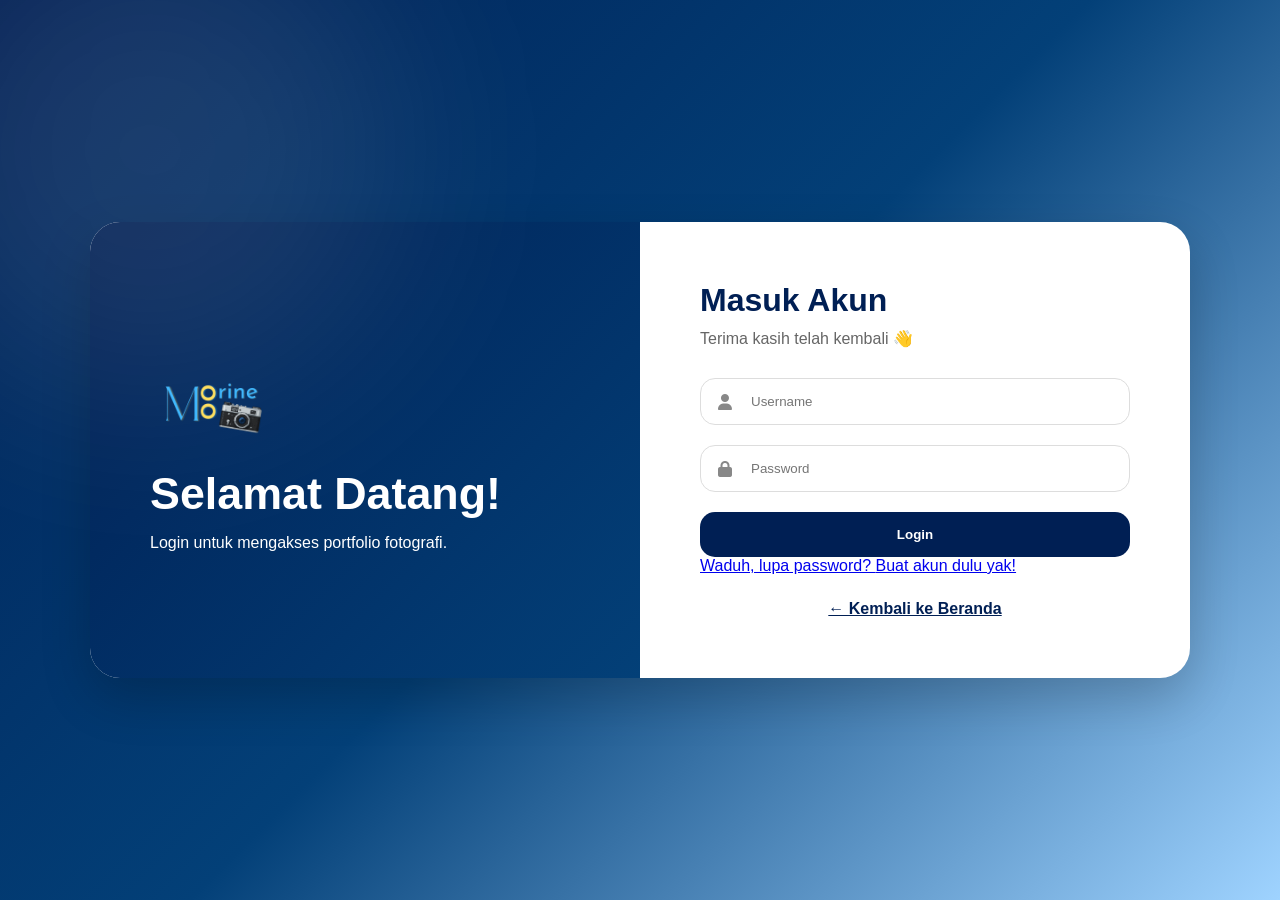
<file: login/index.html>
<!DOCTYPE html>
<html lang="id">

<head>

<meta charset="UTF-8">
<meta name="viewport" content="width=device-width, initial-scale=1.0">

<title>Login | Moorine Photography</title>

<link rel="stylesheet" href="login.css">

<link rel="stylesheet"
href="https://cdnjs.cloudflare.com/ajax/libs/font-awesome/6.5.1/css/all.min.css">

</head>

<body>

<div class="background-blur"></div>

<div class="login-container">

    <div class="login-left">

        <img src="../assets/M_20260606_023817_0000.png" alt="login-left">

        <h1>Selamat Datang!</h1>

        <p>
            Login untuk mengakses portfolio fotografi.
        </p>

    </div>

    <div class="login-right">

        <div class="login-card">

            <h2>Masuk Akun</h2>

            <p class="subtitle">
                Terima kasih telah kembali 👋
            </p>

            <div id="alertBox"></div>

            <form id="loginForm">

                <div class="input-group">

                    <i class="fas fa-user"></i>

                    <input
                    type="text"
                    id="username"
                    placeholder="Username"
                    required>

                </div>

                <div class="input-group">

                    <i class="fas fa-lock"></i>

                    <input
                    type="password"
                    id="password"
                    placeholder="Password"
                    required>

                </div>

                <button
                type="submit"
                class="login-submit">

                    Login

                </button>

            </form>

            <div class="extra-links">

                <a href="forgot.html">
                    Waduh, lupa password?
                </a>

                <a href="register.html">
                    Buat akun dulu yak!
                </a>

            </div>

            <a href="../index.html"
            class="back-home">

                ← Kembali ke Beranda

            </a>

        </div>

    </div>

</div>

<script src="js/login.js"></script>

</body>
</html>
</file>
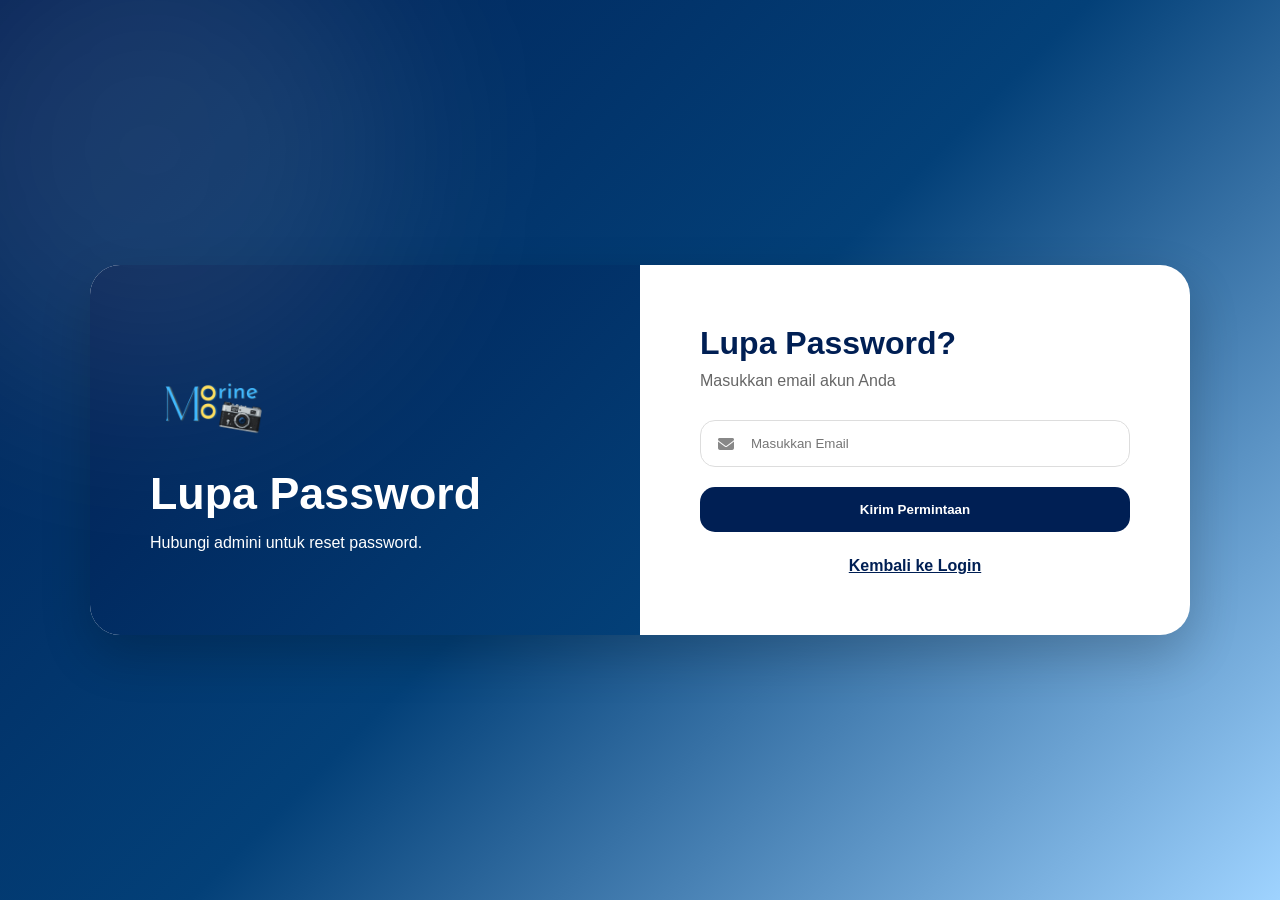
<file: login/forgot.html>
<!DOCTYPE html>
<html lang="id">

<head>

<meta charset="UTF-8">
<meta name="viewport" content="width=device-width, initial-scale=1.0">

<title>Forgot Password</title>

<link rel="stylesheet" href="login.css">

<link rel="stylesheet"
href="https://cdnjs.cloudflare.com/ajax/libs/font-awesome/6.5.1/css/all.min.css">

</head>

<body>

<div class="background-blur"></div>

<div class="login-container">

    <div class="login-left">

        <img src="../assets/M_20260606_023817_0000.png" alt="Logo">

        <h1>Lupa Password</h1>

        <p>
            Hubungi admini untuk reset password.
        </p>

    </div>

    <div class="login-right">

        <div class="login-card">

            <h2>Lupa Password?</h2>

            <p class="subtitle">
                Masukkan email akun Anda
            </p>

            <form>

                <div class="input-group">

                    <i class="fas fa-envelope"></i>

                    <input
                    type="email"
                    placeholder="Masukkan Email"
                    required>

                </div>

                <button
                type="submit"
                class="login-submit">

                    Kirim Permintaan

                </button>

            </form>

            <a href="index.html"
            class="back-home">

                Kembali ke Login

            </a>

        </div>

    </div>

</div>

</body>
</html>
</file>
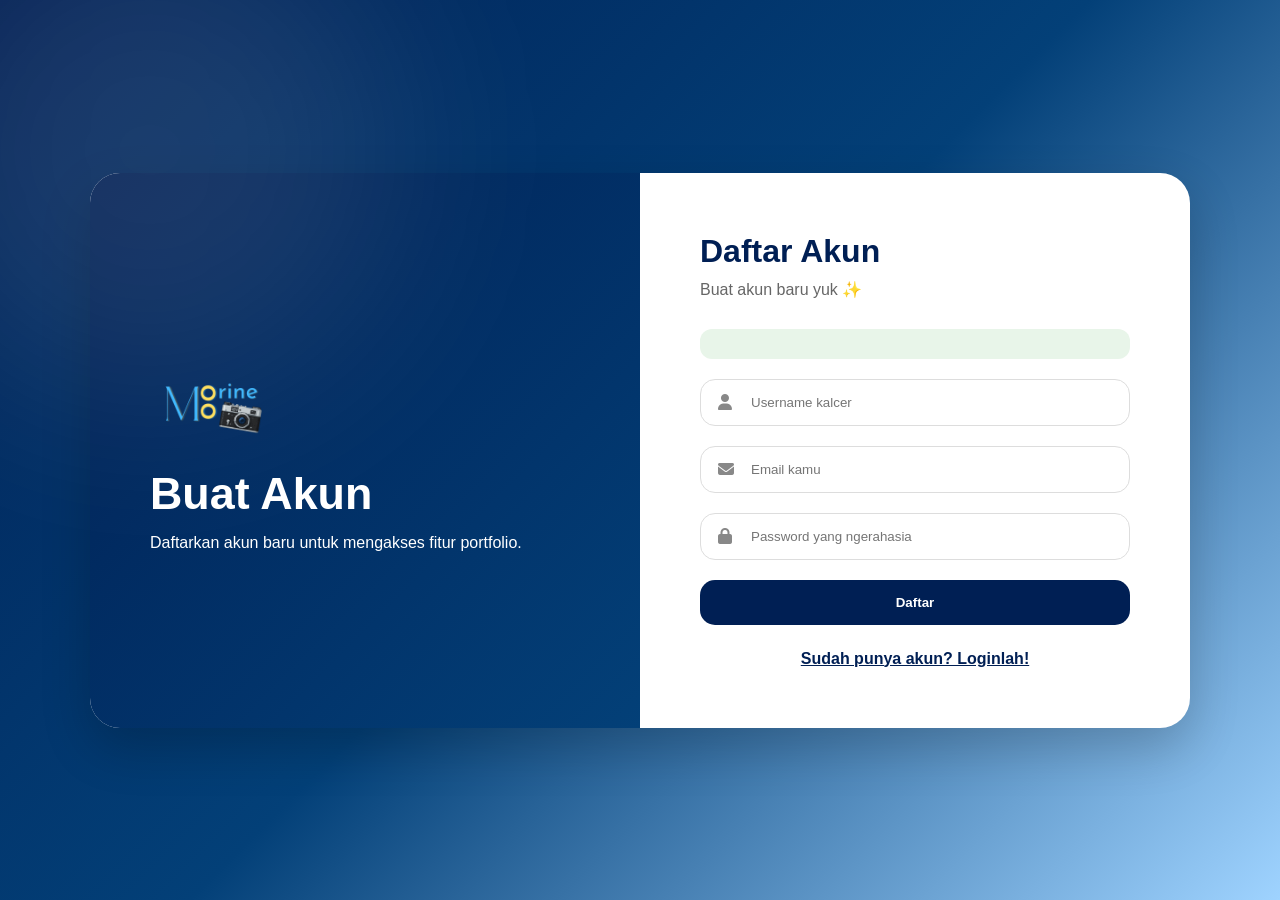
<file: login/register.html>
<!DOCTYPE html>
<html lang="id">

<head>

<meta charset="UTF-8">
<meta name="viewport" content="width=device-width, initial-scale=1.0">

<title>Register | Moorine Photography</title>

<link rel="stylesheet" href="login.css">

<link rel="stylesheet"
href="https://cdnjs.cloudflare.com/ajax/libs/font-awesome/6.5.1/css/all.min.css">

</head>

<body>

<div class="background-blur"></div>

<div class="login-container">

    <div class="login-left">

        <img src="../assets/M_20260606_023817_0000.png" alt="Logo">

        <h1>Buat Akun</h1>

        <p>
            Daftarkan akun baru untuk mengakses fitur portfolio.
        </p>

    </div>

    <div class="login-right">

        <div class="login-card">

            <h2>Daftar Akun</h2>

            <p class="subtitle">
                Buat akun baru yuk ✨
            </p>

            <div id="message"></div>

            <form id="registerForm">

                <div class="input-group">

                    <i class="fas fa-user"></i>

                    <input
                    type="text"
                    id="username"
                    placeholder="Username kalcer"
                    required>

                </div>

                <div class="input-group">

                    <i class="fas fa-envelope"></i>

                    <input
                    type="email"
                    id="email"
                    placeholder="Email kamu"
                    required>

                </div>

                <div class="input-group">

                    <i class="fas fa-lock"></i>

                    <input
                    type="password"
                    id="password"
                    placeholder="Password yang ngerahasia"
                    required>

                </div>

                <button
                type="submit"
                class="login-submit">

                    Daftar

                </button>

            </form>

            <a href="index.html"
            class="back-home">

                Sudah punya akun? Loginlah!

            </a>

        </div>

    </div>

</div>

<script src="js/register.js"></script>

</body>
</html>
</file>
<file: login/login.css>
*{
margin:0;
padding:0;
box-sizing:border-box;
font-family:'Poppins',sans-serif;
}

body{

min-height:100vh;

display:flex;
justify-content:center;
align-items:center;

background:
linear-gradient(
135deg,
#001f54,
#034078,
#9fd3ff
);

overflow:hidden;

}

.background-blur{

position:absolute;

width:500px;
height:500px;

background:
rgba(255,255,255,.1);

border-radius:50%;

filter:blur(100px);

top:-100px;
left:-100px;

}

.login-container{

width:90%;
max-width:1100px;

display:grid;
grid-template-columns:1fr 1fr;

background:white;

border-radius:30px;

overflow:hidden;

box-shadow:
0 20px 50px rgba(0,0,0,.2);

}

.login-left{

background:
linear-gradient(
135deg,
#001f54,
#034078
);

padding:60px;

color:white;

display:flex;
flex-direction:column;
justify-content:center;

}

.login-left img{
height:120px;
width:120px;
}

.login-left h1{

font-size:2.8rem;

margin-bottom:15px;

}

.login-right{

padding:60px;

display:flex;
align-items:center;

}

.login-card{

width:100%;

}

.login-card h2{

color:#001f54;

font-size:2rem;

margin-bottom:10px;

}

.subtitle{

color:#666;

margin-bottom:30px;

}

.input-group{

position:relative;

margin-bottom:20px;

}

.input-group i{

position:absolute;

left:18px;
top:50%;

transform:translateY(-50%);

color:#888;

}

.input-group input{

width:100%;

padding:15px 15px 15px 50px;

border:1px solid #ddd;

border-radius:15px;

outline:none;

}

.input-group input:focus{

border-color:#001f54;

}

.login-submit{

width:100%;

padding:15px;

border:none;

border-radius:15px;

background:#001f54;

color:white;

font-weight:600;

cursor:pointer;

transition:.3s;

}

.login-submit:hover{

transform:translateY(-3px);

}

.back-home{

display:block;

text-align:center;

margin-top:25px;

color:#001f54;

font-weight:600;

}

#alertBox{

display:none;

padding:15px;

background:#ffe5e5;

color:#c62828;

border-radius:12px;

margin-bottom:20px;

}

#message{

padding:15px;

background:#e8f5e9;

color:#2e7d32;

border-radius:12px;

margin-bottom:20px;

text-align:center;

}

@media(max-width:900px){

.login-container{

grid-template-columns:1fr;

}

.login-left{

display:none;

}

.login-right{

padding:30px;

}

}
</file>
